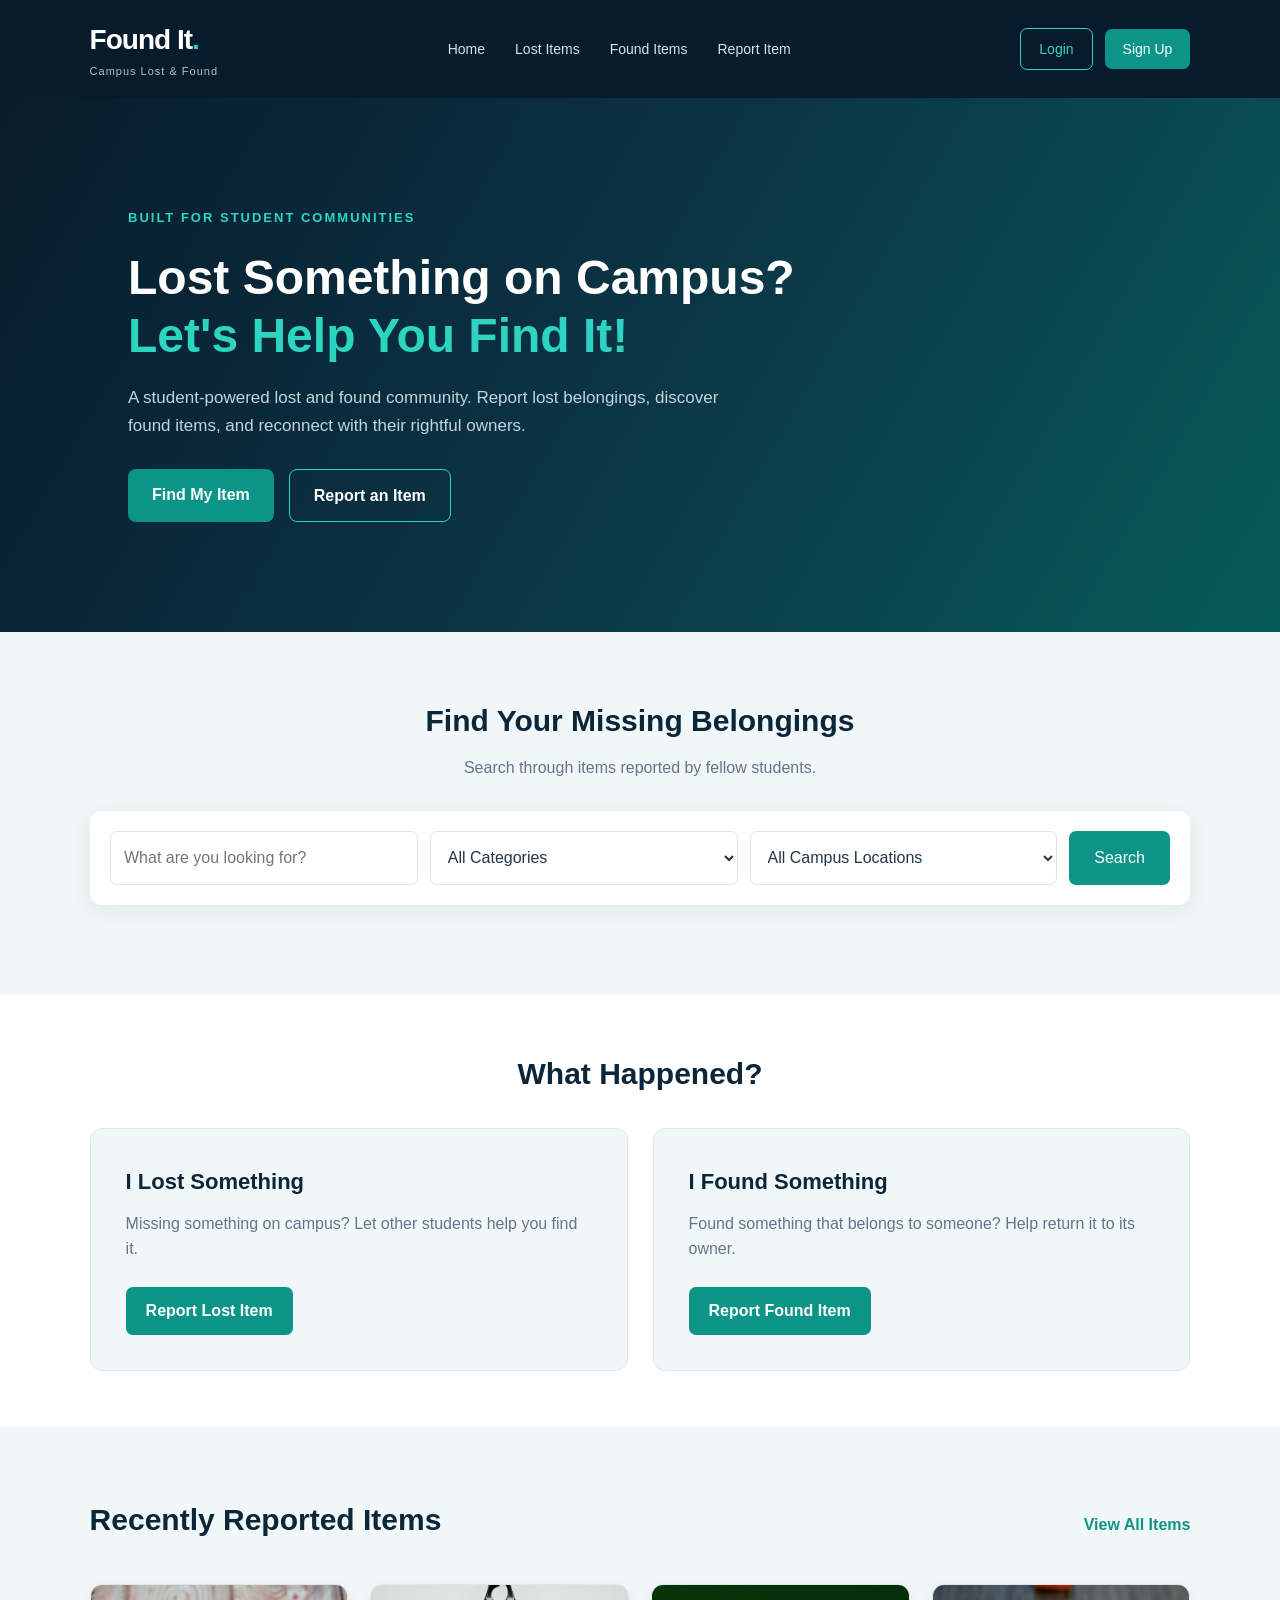
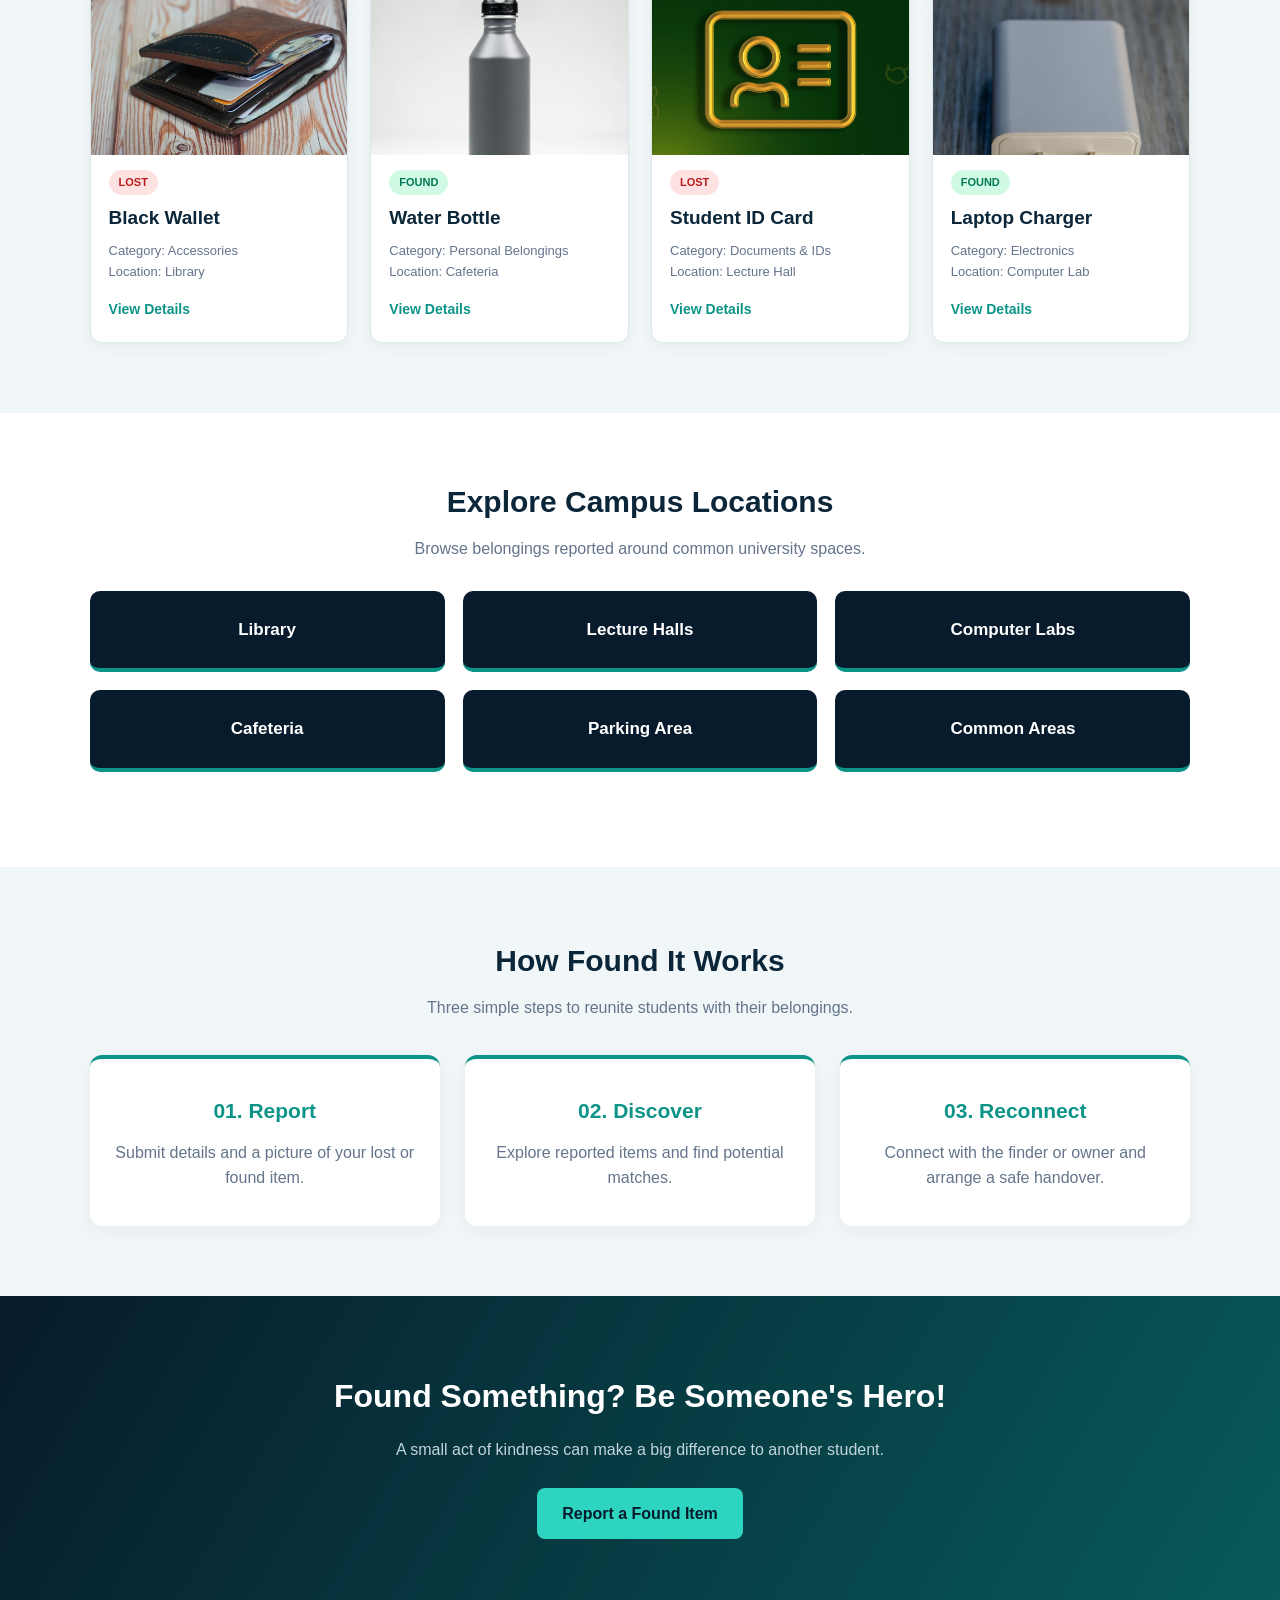
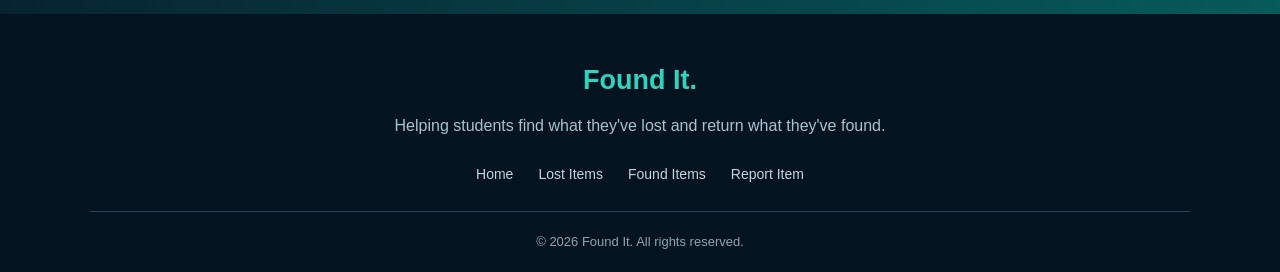
<file: index.html>
<!DOCTYPE html>
<html lang="en">
    <link rel="stylesheet" href="style.css">

<head>
    <meta charset="UTF-8">
    <meta name="viewport" content="width=device-width, initial-scale=1.0">

    <title>Found It | Campus Lost & Found</title>

    <meta name="description"
        content="A student-powered campus lost and found platform. Report lost belongings, discover found items, and reconnect with their owners.">

    <link rel="stylesheet" href="style.css">
</head>

<body>


    <header class="header">

        <div class="logo">
            <h1>Found It<span>.</span></h1>
            <p>Campus Lost & Found</p>
        </div>

        <nav class="navbar">
            <ul>
                <li><a href="index.html">Home</a></li>
                <li><a href="lost-items.html">Lost Items</a></li>
                <li><a href="found-items.html">Found Items</a></li>
                <li><a href="report-item.html">Report Item</a></li>
            </ul>
        </nav>

        <div class="auth-buttons">
            <a href="login.html">Login</a>
            <a href="signup.html">Sign Up</a>
        </div>

    </header>



    <main>

        <!-- HERO SECTION -->

        <section class="hero">

            <div class="hero-content">

                <p class="hero-tagline">
                    BUILT FOR STUDENT COMMUNITIES
                </p>

                <h2>
                    Lost Something on Campus?
                    <span>Let's Help You Find It!</span>
                </h2>

                <p>
                    A student-powered lost and found community.
                    Report lost belongings, discover found items,
                    and reconnect with their rightful owners.
                </p>

                <div class="hero-buttons">

                    <a href="#search" id="findItemButton">
                        Find My Item
                    </a>

                    <a href="report-item.html">
                        Report an Item
                    </a>

                </div>

            </div>

        </section>


        <!-- === SEARCH SECTION =====-->

       <section class="search-section" id="search">

            <h2>Find Your Missing Belongings</h2>

            <p>
                Search through items reported by fellow students.
            </p>

           <form class="search-form" id="searchForm">

                <input
                    type="text"
                    name="item"
                    placeholder="What are you looking for?"
                >

                <select name="category">

                    <option value="">All Categories</option>
                    <option value="electronics">Electronics</option>
                    <option value="documents">Documents & IDs</option>
                    <option value="accessories">Accessories</option>
                    <option value="books">Books & Stationery</option>
                    <option value="personal">Personal Belongings</option>
                    <option value="other">Other</option>

                </select>

                <select name="location">

                    <option value="">All Campus Locations</option>
                    <option value="library">Library</option>
                    <option value="classroom">Lecture Hall</option>
                    <option value="lab">Computer Lab</option>
                    <option value="cafeteria">Cafeteria</option>
                    <option value="parking">Parking Area</option>
                    <option value="other">Other</option>

                </select>

                <button type="submit">
                    Search
                </button>

            </form>
<div id="searchResults" class="search-results" aria-live="polite"></div>
        </section>


        <!-- ========= ACTIONS ================= -->

        <section class="quick-actions">

            <h2>What Happened?</h2>

            <div class="action-container">

                <article class="action-card">

                    <h3>I Lost Something</h3>

                    <p>
                        Missing something on campus?
                        Let other students help you find it.
                    </p>

                    <a href="lost-items.html">
                        Report Lost Item
                    </a>

                </article>


                <article class="action-card">

                    <h3>I Found Something</h3>

                    <p>
                        Found something that belongs to someone?
                        Help return it to its owner.
                    </p>

                    <a href="report-item.html?type=found">
                        Report Found Item
                    </a>

                </article>

            </div>

        </section>


        <!-- ================= RECENT ITEMS ================= -->

        <section class="recent-items">

            <div class="section-heading">

                <h2>Recently Reported Items</h2>

                <a href="all-items.html">
    View All Items
</a>
            </div>


            <div class="item-container">

                <!-- ITEM 1 -->

                <article class="item-card">

                    <img
                        src="images/wallet.jpg"
                        alt="Black wallet"
                    >

                    <p class="item-status lost">
                        LOST
                    </p>

                    <h3>Black Wallet</h3>

                    <p>Category: Accessories</p>

                    <p>Location: Library</p>

                    <a href="item-details.html">
                        View Details
                    </a>

                </article>


                <!-- ITEM 2 -->

                <article class="item-card">

                    <img
                        src="images/bottle.jpg"
                        alt="Water bottle"
                    >

                    <p class="item-status found">
                        FOUND
                    </p>

                    <h3>Water Bottle</h3>

                    <p>Category: Personal Belongings</p>

                    <p>Location: Cafeteria</p>

                    <a href="item-details.html">
                        View Details
                    </a>

                </article>


                <!-- ITEM 3 -->

                <article class="item-card">

                    <img
                        src="images/id-card.jpg"
                        alt="Student identification card"
                    >

                    <p class="item-status lost">
                        LOST
                    </p>

                    <h3>Student ID Card</h3>

                    <p>Category: Documents & IDs</p>

                    <p>Location: Lecture Hall</p>

                    <a href="item-details.html">
                        View Details
                    </a>

                </article>


                <!-- ITEM 4 -->

                <article class="item-card">

                    <img
                        src="images/charger.jpg"
                        alt="Laptop charger"
                    >

                    <p class="item-status found">
                        FOUND
                    </p>

                    <h3>Laptop Charger</h3>

                    <p>Category: Electronics</p>

                    <p>Location: Computer Lab</p>

                    <a href="item-details.html">
                        View Details
                    </a>

                </article>

            </div>

        </section>


        <!-- ================= CAMPUS LOCATIONS ================= -->

        <section class="campus-locations">

            <h2>Explore Campus Locations</h2>

            <p>
                Browse belongings reported around common
                university spaces.
            </p>

           <div class="location-container">

    <article data-location="library" data-title="Library" role="button" tabindex="0">
        <h3>Library</h3>
    </article>

    <article data-location="lecture" data-title="Lecture Halls" role="button" tabindex="0">
        <h3>Lecture Halls</h3>
    </article>

    <article data-location="lab" data-title="Computer Labs" role="button" tabindex="0">
        <h3>Computer Labs</h3>
    </article>

    <article data-location="cafeteria" data-title="Cafeteria" role="button" tabindex="0">
        <h3>Cafeteria</h3>
    </article>

    <article data-location="parking" data-title="Parking Area" role="button" tabindex="0">
        <h3>Parking Area</h3>
    </article>

    <article data-location="common" data-title="Common Areas" role="button" tabindex="0">
        <h3>Common Areas</h3>
    </article>

</div>

<div id="locationResults" class="search-results" aria-live="polite"></div>
        </section>


    

        <section class="how-it-works">

            <h2>How Found It Works</h2>

            <p>
                Three simple steps to reunite students
                with their belongings.
            </p>

            <div class="steps-container">

                <article class="step">

                    <h3>01. Report</h3>

                    <p>
                        Submit details and a picture
                        of your lost or found item.
                    </p>

                </article>


                <article class="step">

                    <h3>02. Discover</h3>

                    <p>
                        Explore reported items and
                        find potential matches.
                    </p>

                </article>


                <article class="step">

                    <h3>03. Reconnect</h3>

                    <p>
                        Connect with the finder or owner
                        and arrange a safe handover.
                    </p>

                </article>

            </div>

        </section>


        <!-- ================= CALL TO ACTION ================= -->

        <section class="cta">

            <h2>Found Something? Be Someone's Hero!</h2>

            <p>
                A small act of kindness can make
                a big difference to another student.
            </p>

            <a href="report-item.html?type=found">
                Report a Found Item
            </a>

        </section>

    </main>


    <!-- ================= FOOTER ================= -->

    <footer class="footer">

        <div class="footer-content">

            <h2>Found It.</h2>

            <p>
                Helping students find what they've lost
                and return what they've found.
            </p>

        </div>

        <div class="footer-links">

            <a href="index.html">Home</a>
            <a href="lost-items.html">Lost Items</a>
            <a href="found-items.html">Found Items</a>
            <a href="report-item.html">Report Item</a>

        </div>

        <p class="copyright">
            &copy; 2026 Found It. All rights reserved.
        </p>

    </footer>

<script type="module" src="js/search.js"></script>
<script type="module" src="js/location.js"></script>
</body>
</html>
</file>
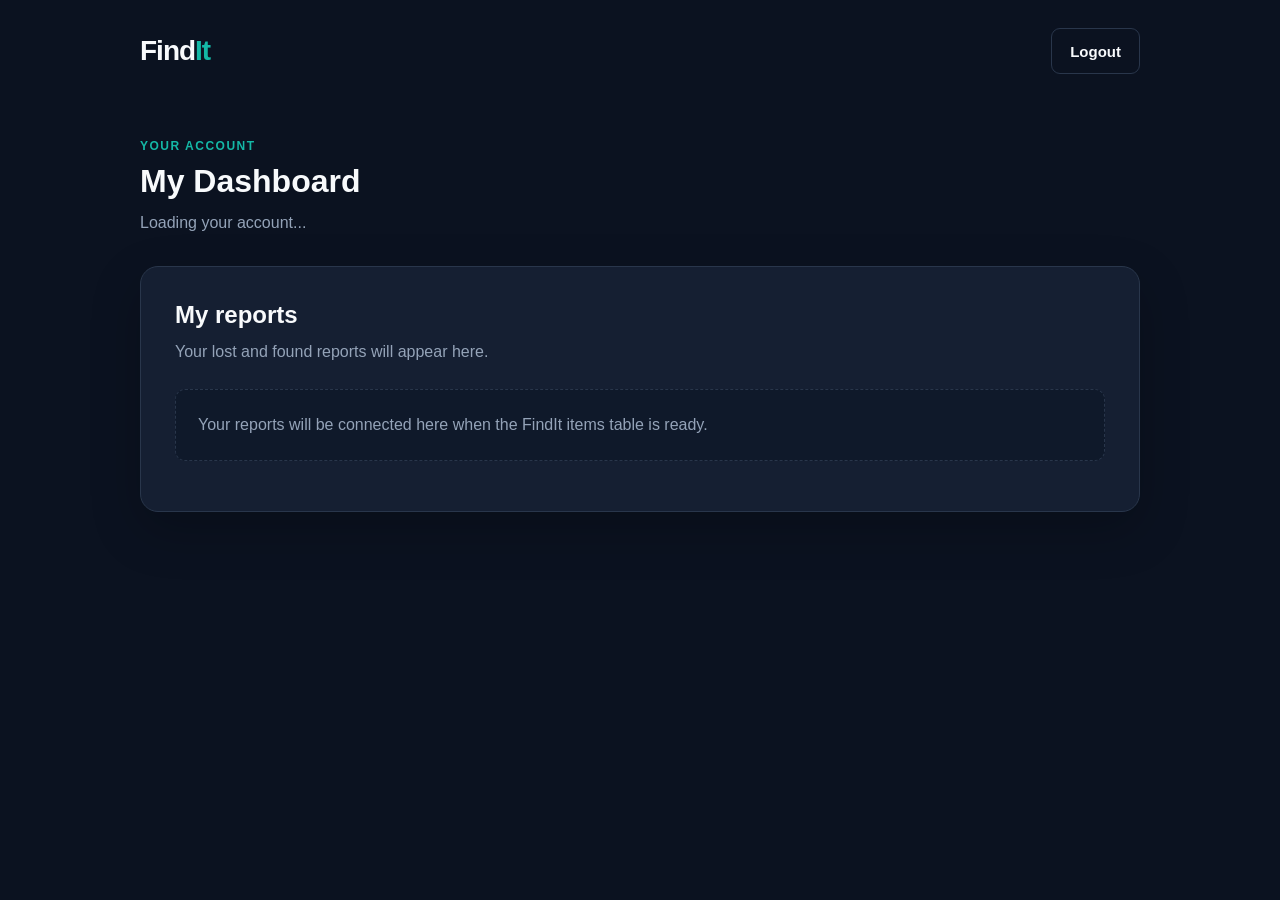
<file: dashboard.html>
<!DOCTYPE html>
<html lang="en">
<head>
    <meta charset="UTF-8">
    <meta name="viewport" content="width=device-width, initial-scale=1.0">
    <title>My Dashboard | FindIt</title>
    <link rel="stylesheet" href="css/auth.css">
</head>
<body>
    <main class="dashboard-page">
        <header class="dashboard-header">
            <a class="brand" href="index.html">Find<span>It</span></a>
            <button class="outline-button" id="logoutButton" type="button">Logout</button>
        </header>

        <section class="dashboard-intro">
            <p class="eyebrow">YOUR ACCOUNT</p>
            <h1>My Dashboard</h1>
            <p class="subtitle" id="welcomeMessage">Loading your account...</p>
        </section>

        <section class="dashboard-panel">
            <h2>My reports</h2>
            <p class="subtitle">Your lost and found reports will appear here.</p>
            <div id="reportsList" class="reports-list">
                <p class="empty-state">Your reports will be connected here when the FindIt items table is ready.</p>
            </div>
        </section>
    </main>

    <script type="module" src="js/dashboard.js"></script>
</body>
</html>
</file>
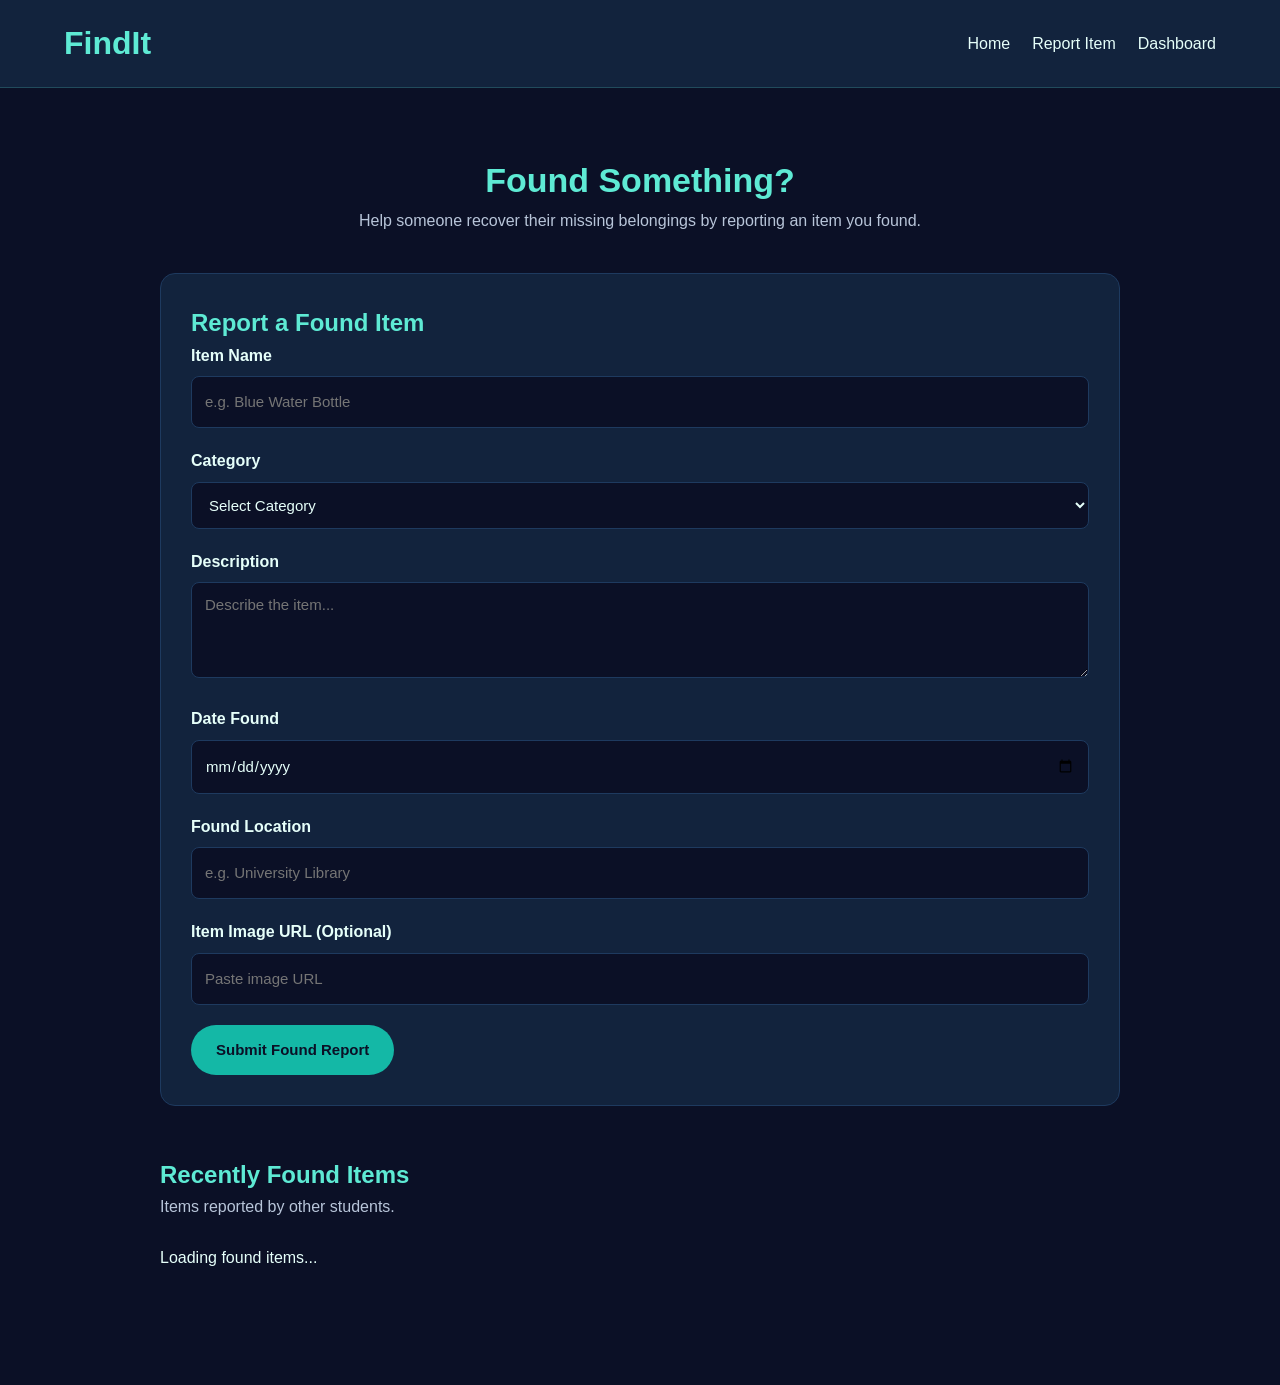
<file: found-items.html>
<!DOCTYPE html>
<html lang="en">
<head>
    <meta charset="UTF-8">
    <meta name="viewport" content="width=device-width, initial-scale=1.0">
    <title>Found Items | FindIt</title>

    <link rel="stylesheet" href="style.css">
    <link rel="stylesheet" href="css/lost.css">
</head>
<body>

    <header class="page-header">
        <h1>FindIt</h1>

        <nav>
            <a href="index.html">Home</a>
            <a href="report-item.html">Report Item</a>
            <a href="dashboard.html">Dashboard</a>
        </nav>
    </header>

    <main class="lost-container">

        <section class="page-intro">
            <h2>Found Something?</h2>
            <p>Help someone recover their missing belongings by reporting an item you found.</p>
        </section>

        <!-- Found Item Form -->
        <section class="form-section">
            <h2>Report a Found Item</h2>

            <form id="foundItemForm">

                <div class="form-group">
                    <label for="itemName">Item Name</label>
                    <input
                        type="text"
                        id="itemName"
                        placeholder="e.g. Blue Water Bottle"
                        required
                    >
                </div>

                <div class="form-group">
                    <label for="category">Category</label>

                    <select id="category" required>
                        <option value="">Select Category</option>
                        <option value="Electronics">Electronics</option>
                        <option value="Documents">Documents</option>
                        <option value="Accessories">Accessories</option>
                        <option value="Bags">Bags</option>
                        <option value="Other">Other</option>
                    </select>
                </div>

                <div class="form-group">
                    <label for="description">Description</label>
                    <textarea
                        id="description"
                        placeholder="Describe the item..."
                        rows="4"
                    ></textarea>
                </div>

                <div class="form-group">
                    <label for="itemDate">Date Found</label>
                    <input type="date" id="itemDate">
                </div>

                <div class="form-group">
                    <label for="location">Found Location</label>
                    <input
                        type="text"
                        id="location"
                        placeholder="e.g. University Library"
                        required
                    >
                </div>

                <div class="form-group">
                    <label for="imageUrl">Item Image URL (Optional)</label>
                    <input
                        type="url"
                        id="imageUrl"
                        placeholder="Paste image URL"
                    >
                </div>

                <button type="submit" id="submitFoundButton">
                    Submit Found Report
                </button>

                <p id="formMessage"></p>

            </form>
        </section>

        <!-- Found Items Listing -->
        <section class="items-section">
            <h2>Recently Found Items</h2>
            <p>Items reported by other students.</p>

            <div id="foundItemsList" class="items-grid">
                <p>Loading found items...</p>
            </div>
        </section>

    </main>

    <script type="module" src="js/found.js"></script>

</body>
</html>
</file>
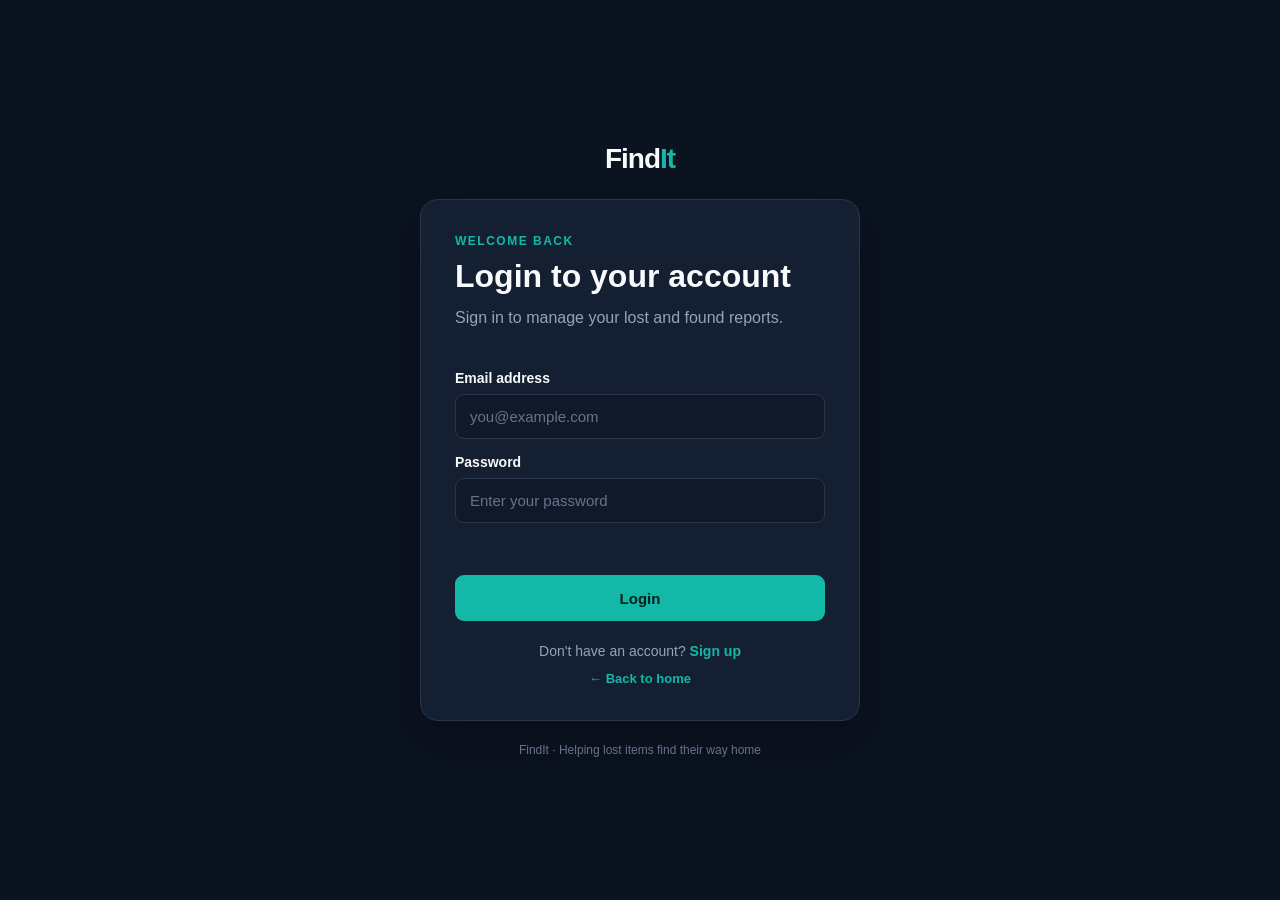
<file: login.html>
<!DOCTYPE html>
<html lang="en">
<head>
    <meta charset="UTF-8">
    <meta name="viewport" content="width=device-width, initial-scale=1.0">
    <title>Login | FindIt</title>
    <link rel="stylesheet" href="css/auth.css">
</head>
<body>
    <main class="auth-page">
        <a class="brand" href="index.html">Find<span>It</span></a>

        <section class="auth-card">
            <p class="eyebrow">WELCOME BACK</p>
            <h1>Login to your account</h1>
            <p class="subtitle">Sign in to manage your lost and found reports.</p>

            <form id="loginForm">
                <label for="email">Email address</label>
                <input type="email" id="email" name="email"
                       placeholder="you@example.com" autocomplete="email" required>

                <label for="password">Password</label>
                <input type="password" id="password" name="password"
                       placeholder="Enter your password" autocomplete="current-password" required>

                <p class="form-message" id="formMessage" aria-live="polite"></p>
                <button class="primary-button" type="submit" id="submitButton">Login</button>
            </form>

            <p class="switch-page">Don't have an account? <a href="signup.html">Sign up</a></p>
            <a class="back-link" href="index.html">← Back to home</a>
        </section>
        <p class="footer-note">FindIt · Helping lost items find their way home</p>
    </main>

    <script type="module" src="js/auth.js"></script>
</body>
</html>
</file>
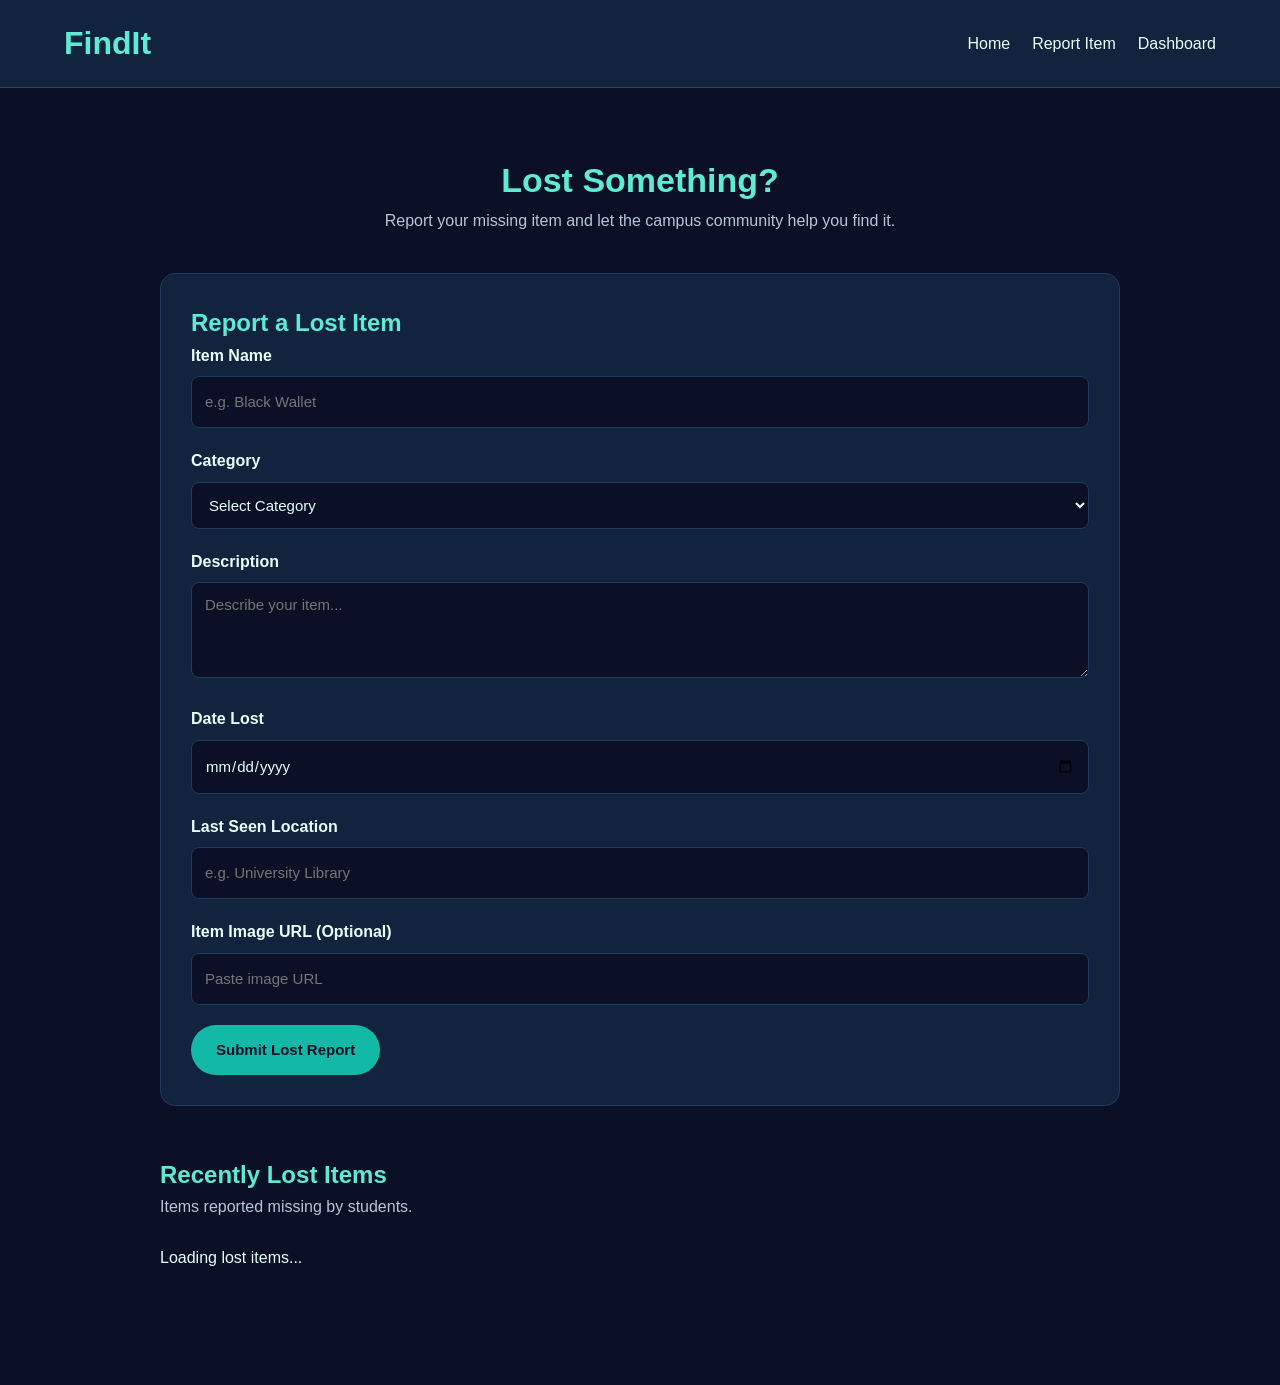
<file: lost-items.html>
<!DOCTYPE html>
<html lang="en">
<head>
    <meta charset="UTF-8">
    <meta name="viewport" content="width=device-width, initial-scale=1.0">
    <title>Lost Items | FindIt</title>

    <link rel="stylesheet" href="style.css">
    <link rel="stylesheet" href="css/lost.css">
</head>
<body>

    <header class="page-header">
        <h1>FindIt</h1>
        <nav>
            <a href="index.html">Home</a>
            <a href="report-item.html">Report Item</a>
            <a href="dashboard.html">Dashboard</a>
        </nav>
    </header>

    <main class="lost-container">

        <section class="page-intro">
            <h2>Lost Something?</h2>
            <p>Report your missing item and let the campus community help you find it.</p>
        </section>

        <!-- Lost Item Form -->
        <section class="form-section">
            <h2>Report a Lost Item</h2>

            <form id="lostItemForm">

                <div class="form-group">
                    <label for="itemName">Item Name</label>
                    <input type="text" id="itemName"
                        placeholder="e.g. Black Wallet" required>
                </div>

                <div class="form-group">
                    <label for="category">Category</label>
                    <select id="category" required>
                        <option value="">Select Category</option>
                        <option value="Electronics">Electronics</option>
                        <option value="Documents">Documents</option>
                        <option value="Accessories">Accessories</option>
                        <option value="Bags">Bags</option>
                        <option value="Other">Other</option>
                    </select>
                </div>

                <div class="form-group">
                    <label for="description">Description</label>
                    <textarea id="description"
                        placeholder="Describe your item..."
                        rows="4"></textarea>
                </div>

                <div class="form-group">
                    <label for="itemDate">Date Lost</label>
                    <input type="date" id="itemDate">
                </div>

                <div class="form-group">
                    <label for="location">Last Seen Location</label>
                    <input type="text" id="location"
                        placeholder="e.g. University Library" required>
                </div>

                <div class="form-group">
                    <label for="imageUrl">Item Image URL (Optional)</label>
                    <input type="url" id="imageUrl"
                        placeholder="Paste image URL">
                </div>

                <button type="submit" id="submitLostButton">
                    Submit Lost Report
                </button>

                <p id="formMessage"></p>

            </form>
        </section>

        <!-- Lost Items Listing -->
        <section class="items-section">
            <h2>Recently Lost Items</h2>
            <p>Items reported missing by students.</p>

            <div id="lostItemsList" class="items-grid">
                <p>Loading lost items...</p>
            </div>
        </section>

    </main>

    <script type="module" src="js/lost.js"></script>

</body>
</html>
</file>
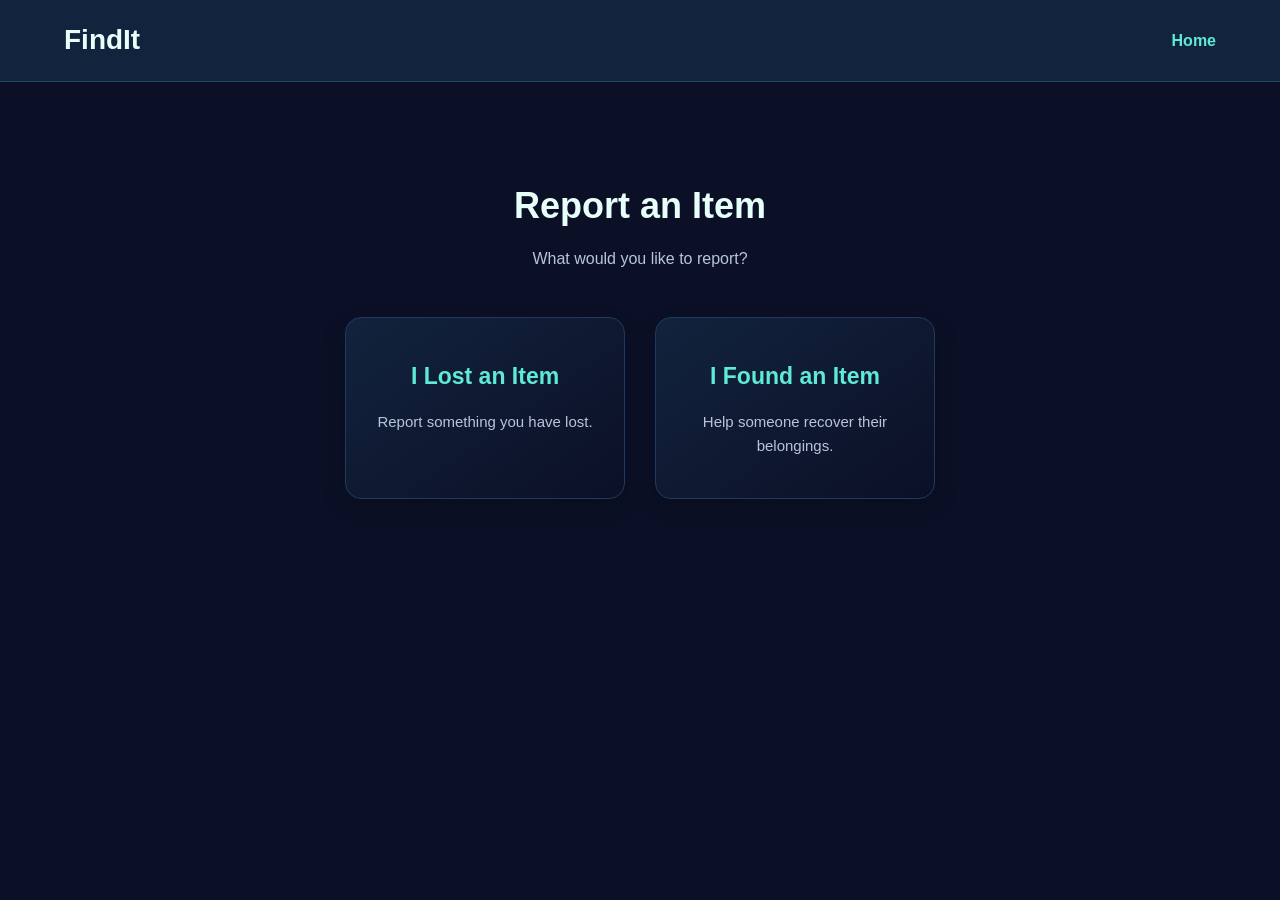
<file: report-item.html>
<!DOCTYPE html>
<html lang="en">
<head>
    <meta charset="UTF-8">
    <meta name="viewport" content="width=device-width, initial-scale=1.0">
    <title>Report an Item | FindIt</title>
    <link rel="stylesheet" href="style.css">
    <link rel="stylesheet" href="css/report.css">
</head>
<body>

    <header>
        <h1>FindIt</h1>
        <a href="index.html">Home</a>
    </header>

    <main class="report-container">
        <h2>Report an Item</h2>
        <p>What would you like to report?</p>

        <div class="report-options">

            <a href="lost-items.html" class="report-card">
                <h3>I Lost an Item</h3>
                <p>Report something you have lost.</p>
            </a>

            <a href="found-items.html" class="report-card">
                <h3>I Found an Item</h3>
                <p>Help someone recover their belongings.</p>
            </a>

        </div>
    </main>

</body>
</html>
</file>
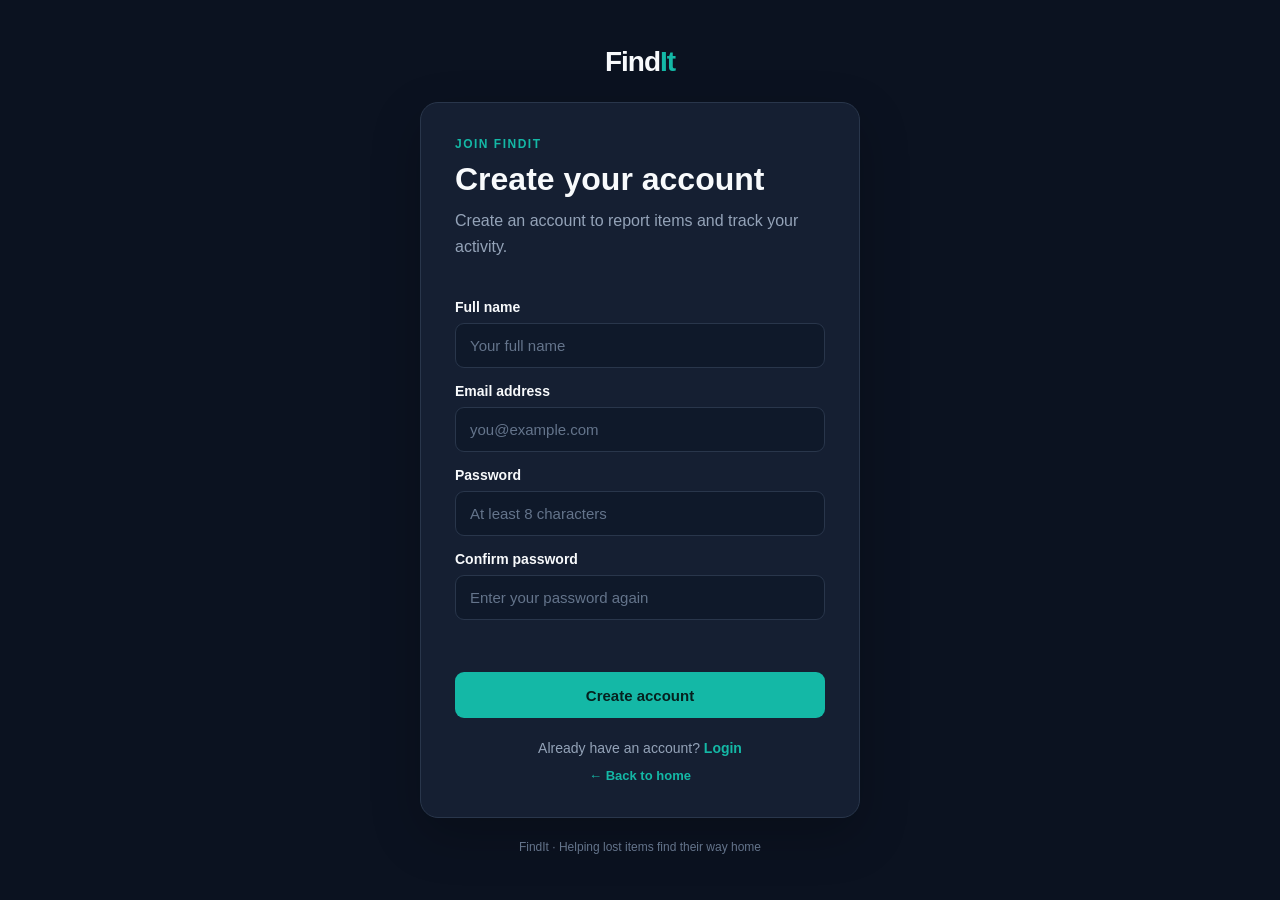
<file: signup.html>
<!DOCTYPE html>
<html lang="en">
<head>
    <meta charset="UTF-8">
    <meta name="viewport" content="width=device-width, initial-scale=1.0">
    <title>Sign Up | FindIt</title>
    <link rel="stylesheet" href="css/auth.css">
</head>
<body>
    <main class="auth-page">
        <a class="brand" href="index.html">Find<span>It</span></a>

        <section class="auth-card">
            <p class="eyebrow">JOIN FINDIT</p>
            <h1>Create your account</h1>
            <p class="subtitle">Create an account to report items and track your activity.</p>

            <form id="signupForm">
                <label for="fullName">Full name</label>
                <input type="text" id="fullName" name="fullName"
                       placeholder="Your full name" autocomplete="name" maxlength="80" required>

                <label for="email">Email address</label>
                <input type="email" id="email" name="email"
                       placeholder="you@example.com" autocomplete="email" required>

                <label for="password">Password</label>
                <input type="password" id="password" name="password"
                       placeholder="At least 8 characters" autocomplete="new-password"
                       minlength="8" required>

                <label for="confirmPassword">Confirm password</label>
                <input type="password" id="confirmPassword" name="confirmPassword"
                       placeholder="Enter your password again" autocomplete="new-password"
                       minlength="8" required>

                <p class="form-message" id="formMessage" aria-live="polite"></p>
                <button class="primary-button" type="submit" id="submitButton">Create account</button>
            </form>

            <p class="switch-page">Already have an account? <a href="login.html">Login</a></p>
            <a class="back-link" href="index.html">← Back to home</a>
        </section>
        <p class="footer-note">FindIt · Helping lost items find their way home</p>
    </main>

    <script type="module" src="js/auth.js"></script>
</body>
</html>
</file>
<file: style.css>
* {
    margin: 0;
    padding: 0;
    box-sizing: border-box;
}

/*here i define the varaibles i will use*/

:root {
    --midnight: #071B2C;
    --navy: #0B2539;
    --teal: #0D9488;
    --teal-light: #2DD4BF;
    --background: #F1F7F8;
    --white: #FFFFFF;
    --text: #233746;
    --muted: #64748B;
    --border: #DCE7EA;
}

html {
    scroll-behavior: smooth;
}

body {
    font-family: Arial, Helvetica, sans-serif;
    background-color: var(--background);
    color: var(--text);
    line-height: 1.6;
}

a {
    text-decoration: none;
    color: inherit;
}

button,
input,
select {
    font: inherit;
}

button,
a {
    transition: 0.3s ease;
}


/* ==============================
   2. HEADER
================================ */

.header {
    background-color: var(--midnight);
    color: var(--white);

    display: flex;
    justify-content: space-between;
    align-items: center;

    padding: 18px 7%;
    gap: 25px;
}

.logo h1 {
    font-size: 28px;
    font-weight: 800;
    letter-spacing: -1px;
}

.logo h1 span {
    color: var(--teal-light);
}

.logo p {
    font-size: 11px;
    color: #A7C4CE;
    letter-spacing: 1px;
}

.navbar ul {
    display: flex;
    list-style: none;
    gap: 30px;
}

.navbar a {
    color: #D5E4E9;
    font-size: 14px;
}

.navbar a:hover {
    color: var(--teal-light);
}

.auth-buttons {
    display: flex;
    gap: 12px;
    align-items: center;
}

.auth-buttons a {
    padding: 9px 18px;
    border-radius: 7px;
    font-size: 14px;
}

.auth-buttons a:first-child {
    border: 1px solid var(--teal-light);
    color: var(--teal-light);
}

.auth-buttons a:last-child {
    background-color: var(--teal);
    color: var(--white);
}

.auth-buttons a:hover {
    transform: translateY(-2px);
}


/* ==============================
   3. HERO SECTION
================================ */

.hero {
    background: linear-gradient(
        120deg,
        #071B2C,
        #0B3545,
        #075B59
    );

    color: var(--white);

    padding: 110px 10%;
    min-height: 470px;

    display: flex;
    align-items: center;
}

.hero-content {
    max-width: 750px;
}

.hero-tagline {
    color: var(--teal-light);
    font-size: 13px;
    font-weight: bold;
    letter-spacing: 2px;
    margin-bottom: 20px;
}

.hero h2 {
    font-size: 48px;
    line-height: 1.2;
    margin-bottom: 20px;
}

.hero h2 span {
    color: var(--teal-light);
    display: block;
}

.hero-content > p:not(.hero-tagline) {
    color: #C2D5DC;
    font-size: 17px;
    max-width: 600px;
    margin-bottom: 30px;
}

.hero-buttons {
    display: flex;
    gap: 15px;
    flex-wrap: wrap;
}

.hero-buttons a {
    padding: 13px 24px;
    border-radius: 8px;
    font-weight: bold;
}

.hero-buttons a:first-child {
    background-color: var(--teal);
    color: var(--white);
}

.hero-buttons a:last-child {
    border: 1px solid var(--teal-light);
    color: var(--white);
}

.hero-buttons a:hover {
    transform: translateY(-3px);
}


/* ==============================
   4. SEARCH SECTION
================================ */

.search-section {
    padding: 65px 7%;
    text-align: center;
}

.search-section h2,
.quick-actions h2,
.recent-items h2,
.campus-locations h2,
.how-it-works h2 {
    color: var(--navy);
    font-size: 30px;
    margin-bottom: 10px;
}

.search-section > p,
.campus-locations > p,
.how-it-works > p {
    color: var(--muted);
    margin-bottom: 30px;
}

.search-form {
    background-color: var(--white);
    padding: 20px;

    border-radius: 12px;
    box-shadow: 0 5px 25px rgba(7, 27, 44, 0.07);

    display: flex;
    gap: 12px;
    max-width: 1100px;
    margin: auto;
}

.search-form input,
.search-form select {
    flex: 1;
    min-width: 0;
    padding: 13px;
    border: 1px solid var(--border);
    border-radius: 7px;
    outline: none;
    background-color: var(--white);
    color: var(--text);
}

.search-form input:focus,
.search-form select:focus {
    border-color: var(--teal);
}

.search-form button {
    background-color: var(--teal);
    color: var(--white);
    border: none;
    padding: 13px 25px;
    border-radius: 7px;
    cursor: pointer;
}

.search-form button:hover {
    background-color: #08766E;
}


/* ==============================
   5. QUICK ACTIONS
================================ */

.quick-actions {
    padding: 55px 7%;
    text-align: center;
    background-color: var(--white);
}

.action-container {
    display: grid;
    grid-template-columns: repeat(2, 1fr);
    gap: 25px;
    margin-top: 30px;
}

.action-card {
    background-color: #F1F7F8;
    border: 1px solid var(--border);
    border-radius: 12px;
    padding: 35px;
    text-align: left;
}

.action-card h3 {
    color: var(--navy);
    font-size: 22px;
    margin-bottom: 12px;
}

.action-card p {
    color: var(--muted);
    margin-bottom: 25px;
}

.action-card a {
    display: inline-block;
    background-color: var(--teal);
    color: var(--white);
    padding: 11px 20px;
    border-radius: 7px;
    font-weight: bold;
}

.action-card a:hover {
    background-color: #08766E;
}


/* ==============================
   6. RECENT ITEMS
================================ */

.recent-items {
    padding: 70px 7%;
}

.section-heading {
    display: flex;
    justify-content: space-between;
    align-items: center;
    margin-bottom: 30px;
    gap: 15px;
}

.section-heading a {
    color: var(--teal);
    font-weight: bold;
}

.section-heading a:hover {
    color: var(--navy);
}

.item-container {
    display: grid;
    grid-template-columns: repeat(4, 1fr);
    gap: 22px;
}

.item-card {
    background-color: var(--white);
    border-radius: 12px;
    overflow: hidden;

    border: 1px solid var(--border);
    box-shadow: 0 4px 15px rgba(7, 27, 44, 0.05);

    padding-bottom: 20px;
    transition: 0.3s ease;
}

.item-card:hover {
    transform: translateY(-6px);
    box-shadow: 0 10px 25px rgba(7, 27, 44, 0.12);
}

.item-card img {
    width: 100%;
    height: 170px;
    object-fit: cover;
    display: block;
    background-color: #DCE7EA;
}

.item-card h3 {
    color: var(--navy);
    font-size: 19px;
    padding: 0 18px;
    margin: 8px 0;
}

.item-card > p:not(.item-status) {
    color: var(--muted);
    font-size: 13px;
    padding: 0 18px;
}

.item-status {
    display: inline-block;
    font-size: 11px;
    font-weight: bold;
    margin: 15px 18px 0;
    padding: 4px 10px;
    border-radius: 20px;
}

.lost {
    color: #B91C1C;
    background-color: #FEE2E2;
}

.found {
    color: #047857;
    background-color: #D1FAE5;
}

.item-card > a {
    display: inline-block;
    margin: 15px 18px 0;
    color: var(--teal);
    font-weight: bold;
    font-size: 14px;
}

.item-card > a:hover {
    color: var(--navy);
}


/* ==============================
   7. CAMPUS LOCATIONS
================================ */

.campus-locations {
    background-color: var(--white);
    padding: 65px 7%;
    text-align: center;
}

.location-container {
    display: grid;
    grid-template-columns: repeat(3, 1fr);
    gap: 18px;
}

.location-container article {
    background-color: var(--midnight);
    color: var(--white);
    padding: 25px;
    border-radius: 10px;
    border-bottom: 4px solid var(--teal);
    transition: 0.3s ease;
}

.location-container article:hover {
    transform: translateY(-5px);
    background-color: var(--navy);
}

.location-container h3 {
    font-size: 17px;
}


/* ==============================
   8. HOW IT WORKS
================================ */

.how-it-works {
    padding: 70px 7%;
    text-align: center;
}

.steps-container {
    display: grid;
    grid-template-columns: repeat(3, 1fr);
    gap: 25px;
    margin-top: 35px;
}

.step {
    background-color: var(--white);
    padding: 35px 25px;
    border-radius: 12px;
    border-top: 4px solid var(--teal);
    box-shadow: 0 5px 20px rgba(7, 27, 44, 0.05);
}

.step h3 {
    color: var(--teal);
    font-size: 21px;
    margin-bottom: 12px;
}

.step p {
    color: var(--muted);
}


/* ==============================
   9. CALL TO ACTION
================================ */

.cta {
    background: linear-gradient(
        120deg,
        var(--midnight),
        #075B59
    );

    color: var(--white);
    padding: 75px 7%;
    text-align: center;
}

.cta h2 {
    font-size: 32px;
    margin-bottom: 15px;
}

.cta p {
    color: #C2D5DC;
    margin-bottom: 25px;
}

.cta a {
    display: inline-block;
    background-color: var(--teal-light);
    color: var(--midnight);
    font-weight: bold;
    padding: 13px 25px;
    border-radius: 8px;
}

.cta a:hover {
    background-color: var(--white);
    transform: translateY(-3px);
}


/* ==============================
   10. FOOTER
================================ */

.footer {
    background-color: #041320;
    color: var(--white);
    padding: 45px 7% 20px;
    text-align: center;
}

.footer-content h2 {
    color: var(--teal-light);
    font-size: 27px;
    margin-bottom: 10px;
}

.footer-content p {
    color: #A7C4CE;
}

.footer-links {
    display: flex;
    justify-content: center;
    flex-wrap: wrap;
    gap: 25px;
    margin: 25px 0;
}

.footer-links a {
    color: #C2D5DC;
    font-size: 14px;
}

.footer-links a:hover {
    color: var(--teal-light);
}

.copyright {
    border-top: 1px solid #254457;
    padding-top: 20px;
    color: #8CA5B1;
    font-size: 13px;
}


/* ==============================
   11. RESPONSIVE DESIGN
================================ */

@media (max-width: 1000px) {

    .header {
        flex-wrap: wrap;
    }

    .item-container {
        grid-template-columns: repeat(2, 1fr);
    }

    .search-form {
        flex-wrap: wrap;
    }

    .search-form input,
    .search-form select {
        flex-basis: 40%;
    }
}

@media (max-width: 650px) {

    .header {
        flex-direction: column;
        text-align: center;
    }

    .navbar ul {
        flex-wrap: wrap;
        justify-content: center;
        gap: 15px;
    }

    .hero {
        padding: 75px 7%;
    }

    .hero h2 {
        font-size: 34px;
    }

    .search-form {
        flex-direction: column;
    }

    .search-form input,
    .search-form select {
        width: 100%;
    }

    .action-container,
    .item-container,
    .location-container,
    .steps-container {
        grid-template-columns: 1fr;
    }

    .section-heading {
        flex-direction: column;
        align-items: flex-start;
    }

    .cta h2 {
        font-size: 25px;
    }

}

/* ==============================
   SEARCH RESULTS (home page)
================================ */

.search-section {
    scroll-margin-top: 20px;
}

.search-results {
    max-width: 1100px;
    margin: 25px auto 0;
    text-align: left;
}

.search-count {
    color: var(--navy);
    margin-bottom: 15px;
}

.search-grid {
    display: grid;
    grid-template-columns: repeat(auto-fill, minmax(230px, 1fr));
    gap: 22px;
}

.search-message {
    background-color: var(--white);
    border: 1px solid var(--border);
    border-radius: 12px;
    padding: 28px;
    text-align: center;
}

.search-message h3 {
    color: var(--navy);
    margin-bottom: 6px;
}

.search-message p {
    color: var(--muted);
}

.search-message-links {
    display: flex;
    justify-content: center;
    gap: 18px;
    margin-top: 16px;
}

.search-message-links a {
    color: var(--teal);
    font-weight: bold;
}

.search-message-links a:hover {
    color: var(--navy);
}



.location-container article {
    cursor: pointer;
}

.location-container article.active {
    background-color: var(--teal);
    border-bottom-color: var(--teal-light);
}

.location-container article:focus-visible {
    outline: 3px solid var(--teal-light);
    outline-offset: 2px;
}

.campus-locations .search-results {
    margin-top: 30px;
}
</file>
<file: css/auth.css>
:root {
    --page: #0b1220;
    --card: #151f32;
    --field: #0f192a;
    --teal: #14b8a6;
    --teal-hover: #0f9f91;
    --text: #f8fafc;
    --muted: #94a3b8;
    --border: #29364b;
    --danger: #fca5a5;
    --success: #86efac;
}

* {
    box-sizing: border-box;
}

body {
    margin: 0;
    min-height: 100vh;
    background: var(--page);
    color: var(--text);
    font-family: Arial, Helvetica, sans-serif;
}

.auth-page {
    min-height: 100vh;
    display: flex;
    flex-direction: column;
    align-items: center;
    justify-content: center;
    padding: 32px 18px;
}

.brand {
    color: var(--text);
    font-size: 28px;
    font-weight: 800;
    letter-spacing: -1px;
    text-decoration: none;
    margin-bottom: 24px;
}

.brand span {
    color: var(--teal);
}

.auth-card,
.dashboard-panel {
    width: 100%;
    max-width: 440px;
    padding: 34px;
    background: var(--card);
    border: 1px solid var(--border);
    border-radius: 18px;
    box-shadow: 0 18px 50px rgba(0, 0, 0, 0.22);
}

.eyebrow {
    margin: 0 0 10px;
    color: var(--teal);
    font-size: 12px;
    font-weight: 700;
    letter-spacing: 1.5px;
}

h1 {
    margin: 0;
    font-size: clamp(25px, 5vw, 32px);
}

.subtitle {
    color: var(--muted);
    line-height: 1.6;
    margin: 10px 0 25px;
}

form {
    display: flex;
    flex-direction: column;
}

label {
    margin: 15px 0 8px;
    font-size: 14px;
    font-weight: 600;
}

input {
    width: 100%;
    padding: 13px 14px;
    color: var(--text);
    background: var(--field);
    border: 1px solid var(--border);
    border-radius: 9px;
    font-size: 15px;
    outline: none;
}

input:focus {
    border-color: var(--teal);
    box-shadow: 0 0 0 3px rgba(20, 184, 166, 0.12);
}

input::placeholder {
    color: #64748b;
}

.primary-button,
.outline-button {
    min-height: 46px;
    padding: 12px 18px;
    border-radius: 9px;
    font-size: 15px;
    font-weight: 700;
    cursor: pointer;
}

.primary-button {
    margin-top: 20px;
    color: #06211f;
    background: var(--teal);
    border: 0;
}

.primary-button:hover {
    background: var(--teal-hover);
}

.primary-button:disabled {
    cursor: wait;
    opacity: 0.65;
}

.form-message {
    min-height: 20px;
    margin: 12px 0 0;
    font-size: 13px;
    line-height: 1.5;
}

.form-message.error {
    color: var(--danger);
}

.form-message.success {
    color: var(--success);
}

.switch-page {
    margin: 22px 0 12px;
    color: var(--muted);
    text-align: center;
    font-size: 14px;
}

.switch-page a,
.back-link {
    color: var(--teal);
    text-decoration: none;
    font-weight: 700;
}

.back-link {
    display: block;
    text-align: center;
    font-size: 13px;
}

.footer-note {
    margin: 22px 0 0;
    color: #64748b;
    font-size: 12px;
    text-align: center;
}

.dashboard-page {
    width: min(100% - 36px, 1000px);
    margin: 0 auto;
    padding: 28px 0 60px;
}

.dashboard-header {
    display: flex;
    align-items: center;
    justify-content: space-between;
    margin-bottom: 65px;
}

.dashboard-header .brand {
    margin: 0;
}

.outline-button {
    color: var(--text);
    background: transparent;
    border: 1px solid var(--border);
}

.outline-button:hover {
    border-color: var(--teal);
}

.dashboard-intro {
    margin-bottom: 30px;
}

.dashboard-panel {
    max-width: none;
}

.dashboard-panel h2 {
    margin: 0;
}

.empty-state {
    padding: 22px;
    color: var(--muted);
    background: var(--field);
    border: 1px dashed var(--border);
    border-radius: 10px;
    line-height: 1.6;
}

@media (max-width: 520px) {
    .auth-card {
        padding: 26px 21px;
    }

    .dashboard-header {
        margin-bottom: 45px;
    }
}
</file>
<file: css/lost.css>
/* =================================
   FINDIT - LOST ITEMS PAGE
   Midnight Blue + Teal Theme
================================= */

body {
    margin: 0;
    background: #0B1026;
    color: #E6FFFA;
    font-family: Arial, sans-serif;
}

/* Header */

.page-header {
    display: flex;
    justify-content: space-between;
    align-items: center;
    padding: 18px 5%;
    background: #12233D;
    border-bottom: 1px solid rgba(94, 234, 212, 0.2);
}

.page-header h1 {
    margin: 0;
    color: #5EEAD4;
}

.page-header nav {
    display: flex;
    gap: 22px;
}

.page-header a {
    color: #E6FFFA;
    text-decoration: none;
}

.page-header a:hover {
    color: #14B8A6;
}

/* Main Container */

.lost-container {
    max-width: 1000px;
    margin: 45px auto;
    padding: 20px;
}

.page-intro {
    text-align: center;
    margin-bottom: 40px;
}

.page-intro h2 {
    font-size: 34px;
    color: #5EEAD4;
}

.page-intro p,
.items-section > p {
    color: #B8C5D9;
    line-height: 1.6;
}

/* Form */

.form-section {
    background: #12233D;
    border: 1px solid #1E3A5F;
    border-radius: 15px;
    padding: 30px;
    margin-bottom: 50px;
}

.form-section h2,
.items-section h2 {
    color: #5EEAD4;
    margin-top: 0;
}

.form-group {
    margin-bottom: 20px;
}

.form-group label {
    display: block;
    margin-bottom: 8px;
    font-weight: 600;
    color: #E6FFFA;
}

.form-group input,
.form-group select,
.form-group textarea {
    width: 100%;
    box-sizing: border-box;
    padding: 13px;
    border: 1px solid #1E3A5F;
    border-radius: 8px;
    background: #0B1026;
    color: #E6FFFA;
    font-family: inherit;
    font-size: 15px;
}

.form-group input:focus,
.form-group select:focus,
.form-group textarea:focus {
    outline: none;
    border-color: #14B8A6;
}

.form-group textarea {
    resize: vertical;
}

button {
    background: #14B8A6;
    color: #0B1026;
    border: none;
    border-radius: 25px;
    padding: 13px 25px;
    font-size: 15px;
    font-weight: bold;
    cursor: pointer;
    transition: 0.3s;
}

button:hover {
    background: #5EEAD4;
    transform: translateY(-2px);
}

button:disabled {
    opacity: 0.6;
    cursor: not-allowed;
    transform: none;
}

#formMessage {
    margin-bottom: 0;
    font-size: 14px;
}

/* Items List */

.items-section {
    margin-bottom: 50px;
}

.items-grid {
    display: grid;
    grid-template-columns: repeat(auto-fit, minmax(230px, 1fr));
    gap: 22px;
    margin-top: 25px;
}

.item-card {
    background: linear-gradient(145deg, #12233D, #0B1026);
    border: 1px solid #1E3A5F;
    border-radius: 13px;
    padding: 22px;
    transition: 0.3s;
    overflow-wrap: anywhere;
}

.item-card:hover {
    transform: translateY(-5px);
    border-color: #14B8A6;
    box-shadow: 0 8px 25px rgba(20, 184, 166, 0.12);
}

.item-card h3 {
    color: #5EEAD4;
    margin-top: 0;
}

.item-card p {
    color: #B8C5D9;
    line-height: 1.5;
    font-size: 14px;
}

.item-card img {
    width: 100%;
    height: 160px;
    object-fit: cover;
    border-radius: 8px;
    margin-bottom: 12px;
}

.item-status {
    display: inline-block;
    padding: 5px 12px;
    background: rgba(20, 184, 166, 0.15);
    color: #5EEAD4;
    border-radius: 20px;
    font-size: 12px;
}

/* Responsive */

@media (max-width: 600px) {
    .page-header {
        flex-direction: column;
        gap: 15px;
    }

    .page-header nav {
        flex-wrap: wrap;
        justify-content: center;
    }

    .lost-container {
        margin: 25px auto;
    }

    .form-section {
        padding: 20px;
    }

    .page-intro h2 {
        font-size: 27px;
    }
}
</file>
<file: css/report.css>
/* =================================
   FINDIT - MIDNIGHT BLUE + TEAL
================================= */

body {
    margin: 0;
    min-height: 100vh;
    background: #0B1026;
    color: #E6FFFA;
    font-family: Arial, sans-serif;
}

/* Header */

header {
    display: flex;
    justify-content: space-between;
    align-items: center;
    padding: 18px 5%;
    background: #12233D;
    border-bottom: 1px solid rgba(94, 234, 212, 0.2);
}

header h1 {
    color: #E6FFFA;
    margin: 0;
    font-size: 28px;
}

header a {
    color: #5EEAD4;
    text-decoration: none;
    font-weight: 600;
}

header a:hover {
    color: #14B8A6;
}

/* Main Container */

.report-container {
    max-width: 950px;
    margin: 75px auto;
    padding: 20px;
    text-align: center;
}

.report-container h2 {
    font-size: 36px;
    color: #E6FFFA;
    margin-bottom: 12px;
}

.report-container > p {
    color: #B8C5D9;
    font-size: 16px;
    margin-bottom: 45px;
}

/* Report Cards */

.report-options {
    display: flex;
    justify-content: center;
    gap: 30px;
    flex-wrap: wrap;
}

.report-card {
    width: 280px;
    padding: 40px 25px;
    background: linear-gradient(
        145deg,
        #12233D,
        #0B1026
    );
    border: 1px solid #1E3A5F;
    border-radius: 16px;
    text-decoration: none;
    color: #E6FFFA;
    transition: all 0.3s ease;
    box-shadow: 0 8px 25px rgba(0, 0, 0, 0.2);
}

.report-card h3 {
    color: #5EEAD4;
    font-size: 23px;
    margin-bottom: 15px;
}

.report-card p {
    color: #B8C5D9;
    line-height: 1.6;
    font-size: 15px;
}

/* Hover Effect */

.report-card:hover {
    transform: translateY(-8px);
    border-color: #14B8A6;
    box-shadow: 0 10px 30px rgba(20, 184, 166, 0.15);
    background: linear-gradient(
        145deg,
        #1E3A5F,
        #12233D
    );
}

.report-card:hover h3 {
    color: #14B8A6;
}

/* Responsive Design */

@media (max-width: 650px) {

    .report-container {
        margin: 40px auto;
    }

    .report-container h2 {
        font-size: 28px;
    }

    .report-options {
        flex-direction: column;
        align-items: center;
    }

    .report-card {
        width: 100%;
        max-width: 320px;
        box-sizing: border-box;
    }

}
</file>
